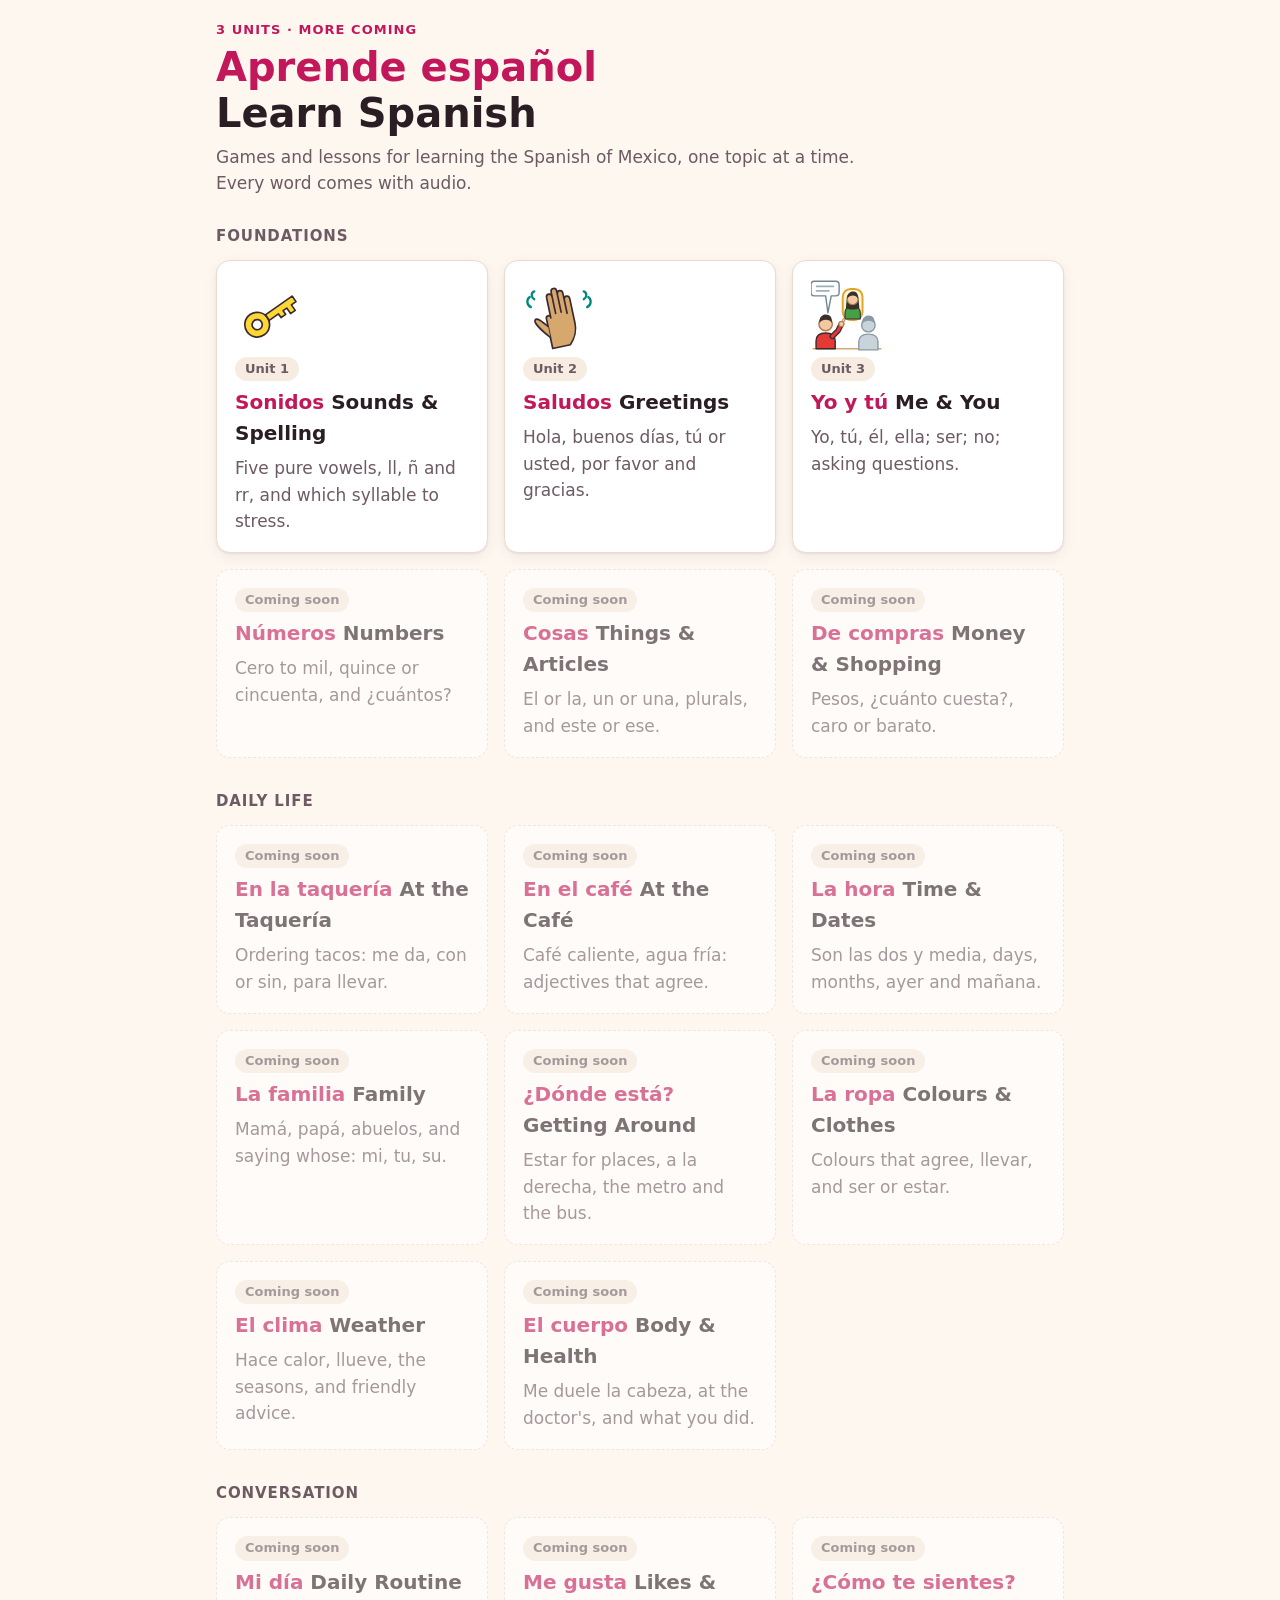
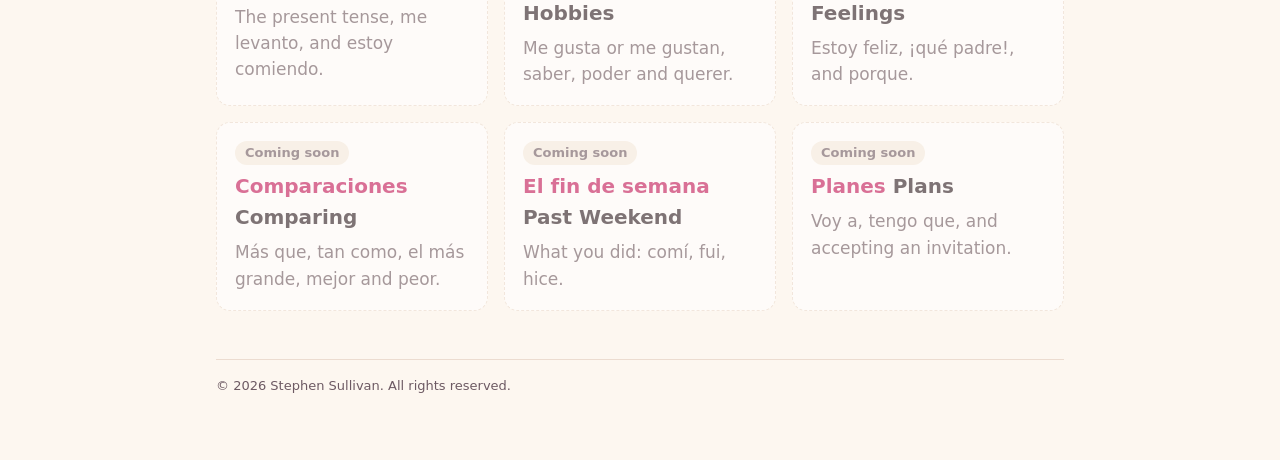
<file: index.html>
<!doctype html>
<html lang="en">
<head>
<meta charset="utf-8">
<meta name="viewport" content="width=device-width, initial-scale=1">
<link rel="icon" href="favicon.svg" type="image/svg+xml">
<title>Learn Spanish</title>
<link rel="stylesheet" href="shared/theme.css?v=bafd08d9">
</head>
<body>
<main class="page">
  <header class="page-header">
    <p class="eyebrow">3 units · more coming</p>
    <h1><span class="es" lang="es-MX">Aprende español</span>Learn Spanish</h1>
    <p class="lede">Games and lessons for learning the Spanish of Mexico, one topic at a time. Every word comes with audio.</p>
  </header>
  <h2 class="stage-head">Foundations</h2>
  <div class="card-grid">
    <a class="card" href="unit1/">
      <img src="words/img/llave.svg" alt="">
      <span class="pill">Unit 1</span>
      <h2><span class="es" lang="es-MX">Sonidos</span> Sounds &amp; Spelling</h2>
      <p>Five pure vowels, ll, ñ and rr, and which syllable to stress.</p>
    </a>
    <a class="card" href="unit2/">
      <img src="words/img/adios.svg" alt="">
      <span class="pill">Unit 2</span>
      <h2><span class="es" lang="es-MX">Saludos</span> Greetings</h2>
      <p>Hola, buenos días, tú or usted, por favor and gracias.</p>
    </a>
    <a class="card" href="unit3/">
      <img src="words/img/ella.svg" alt="">
      <span class="pill">Unit 3</span>
      <h2><span class="es" lang="es-MX">Yo y tú</span> Me &amp; You</h2>
      <p>Yo, tú, él, ella; ser; no; asking questions.</p>
    </a>
    <div class="card soon">
      <span class="pill">Coming soon</span>
      <h2><span class="es" lang="es-MX">Números</span> Numbers</h2>
      <p>Cero to mil, quince or cincuenta, and ¿cuántos?</p>
    </div>
    <div class="card soon">
      <span class="pill">Coming soon</span>
      <h2><span class="es" lang="es-MX">Cosas</span> Things &amp; Articles</h2>
      <p>El or la, un or una, plurals, and este or ese.</p>
    </div>
    <div class="card soon">
      <span class="pill">Coming soon</span>
      <h2><span class="es" lang="es-MX">De compras</span> Money &amp; Shopping</h2>
      <p>Pesos, ¿cuánto cuesta?, caro or barato.</p>
    </div>
  </div>
  <h2 class="stage-head">Daily life</h2>
  <div class="card-grid">
    <div class="card soon">
      <span class="pill">Coming soon</span>
      <h2><span class="es" lang="es-MX">En la taquería</span> At the Taquería</h2>
      <p>Ordering tacos: me da, con or sin, para llevar.</p>
    </div>
    <div class="card soon">
      <span class="pill">Coming soon</span>
      <h2><span class="es" lang="es-MX">En el café</span> At the Café</h2>
      <p>Café caliente, agua fría: adjectives that agree.</p>
    </div>
    <div class="card soon">
      <span class="pill">Coming soon</span>
      <h2><span class="es" lang="es-MX">La hora</span> Time &amp; Dates</h2>
      <p>Son las dos y media, days, months, ayer and mañana.</p>
    </div>
    <div class="card soon">
      <span class="pill">Coming soon</span>
      <h2><span class="es" lang="es-MX">La familia</span> Family</h2>
      <p>Mamá, papá, abuelos, and saying whose: mi, tu, su.</p>
    </div>
    <div class="card soon">
      <span class="pill">Coming soon</span>
      <h2><span class="es" lang="es-MX">¿Dónde está?</span> Getting Around</h2>
      <p>Estar for places, a la derecha, the metro and the bus.</p>
    </div>
    <div class="card soon">
      <span class="pill">Coming soon</span>
      <h2><span class="es" lang="es-MX">La ropa</span> Colours &amp; Clothes</h2>
      <p>Colours that agree, llevar, and ser or estar.</p>
    </div>
    <div class="card soon">
      <span class="pill">Coming soon</span>
      <h2><span class="es" lang="es-MX">El clima</span> Weather</h2>
      <p>Hace calor, llueve, the seasons, and friendly advice.</p>
    </div>
    <div class="card soon">
      <span class="pill">Coming soon</span>
      <h2><span class="es" lang="es-MX">El cuerpo</span> Body &amp; Health</h2>
      <p>Me duele la cabeza, at the doctor's, and what you did.</p>
    </div>
  </div>
  <h2 class="stage-head">Conversation</h2>
  <div class="card-grid">
    <div class="card soon">
      <span class="pill">Coming soon</span>
      <h2><span class="es" lang="es-MX">Mi día</span> Daily Routine</h2>
      <p>The present tense, me levanto, and estoy comiendo.</p>
    </div>
    <div class="card soon">
      <span class="pill">Coming soon</span>
      <h2><span class="es" lang="es-MX">Me gusta</span> Likes &amp; Hobbies</h2>
      <p>Me gusta or me gustan, saber, poder and querer.</p>
    </div>
    <div class="card soon">
      <span class="pill">Coming soon</span>
      <h2><span class="es" lang="es-MX">¿Cómo te sientes?</span> Feelings</h2>
      <p>Estoy feliz, ¡qué padre!, and porque.</p>
    </div>
    <div class="card soon">
      <span class="pill">Coming soon</span>
      <h2><span class="es" lang="es-MX">Comparaciones</span> Comparing</h2>
      <p>Más que, tan como, el más grande, mejor and peor.</p>
    </div>
    <div class="card soon">
      <span class="pill">Coming soon</span>
      <h2><span class="es" lang="es-MX">El fin de semana</span> Past Weekend</h2>
      <p>What you did: comí, fui, hice.</p>
    </div>
    <div class="card soon">
      <span class="pill">Coming soon</span>
      <h2><span class="es" lang="es-MX">Planes</span> Plans</h2>
      <p>Voy a, tengo que, and accepting an invitation.</p>
    </div>
  </div>
</main>
</body>
</html>
</file>
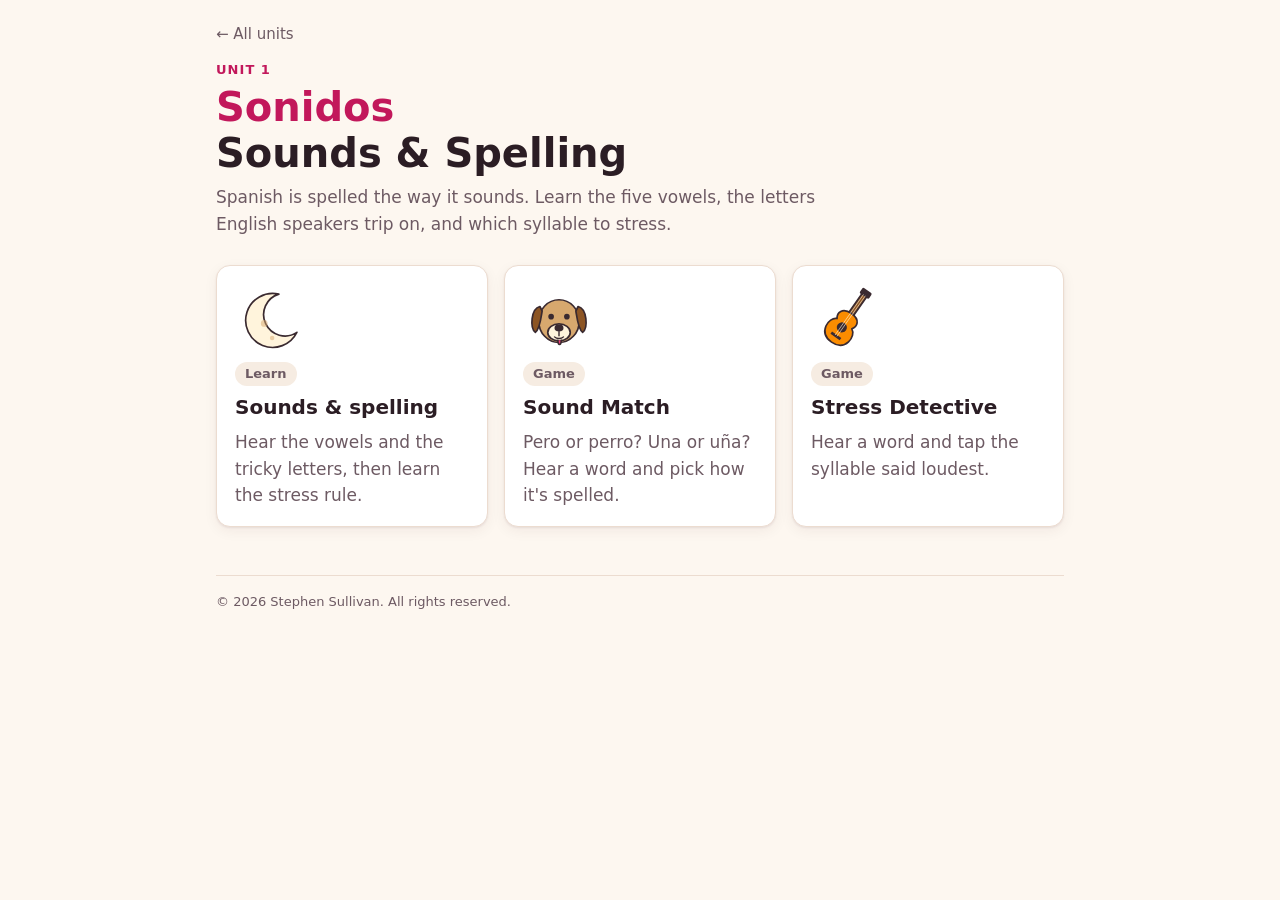
<file: unit1/index.html>
<!doctype html>
<html lang="en">
<head>
<meta charset="utf-8">
<meta name="viewport" content="width=device-width, initial-scale=1">
<link rel="icon" href="../favicon.svg" type="image/svg+xml">
<title>Unit 1 · Sounds &amp; Spelling</title>
<link rel="stylesheet" href="../shared/theme.css?v=bafd08d9">
</head>
<body>
<main class="page">
  <header class="page-header">
    <a class="back" href="../">← All units</a>
    <p class="eyebrow">Unit 1</p>
    <h1><span class="es" lang="es-MX">Sonidos</span>Sounds &amp; Spelling</h1>
    <p class="lede">Spanish is spelled the way it sounds. Learn the five vowels, the letters English speakers trip on, and which syllable to stress.</p>
  </header>
  <div class="card-grid">
    <a class="card" href="learn.html">
      <img src="../words/img/luna.svg" alt="">
      <span class="pill">Learn</span>
      <h2>Sounds &amp; spelling</h2>
      <p>Hear the vowels and the tricky letters, then learn the stress rule.</p>
    </a>
    <a class="card" href="match.html">
      <img src="../words/img/perro.svg" alt="">
      <span class="pill">Game</span>
      <h2>Sound Match</h2>
      <p>Pero or perro? Una or uña? Hear a word and pick how it's spelled.</p>
    </a>
    <a class="card" href="stress.html">
      <img src="../words/img/guitarra.svg" alt="">
      <span class="pill">Game</span>
      <h2>Stress Detective</h2>
      <p>Hear a word and tap the syllable said loudest.</p>
    </a>
  </div>
</main>
</body>
</html>
</file>
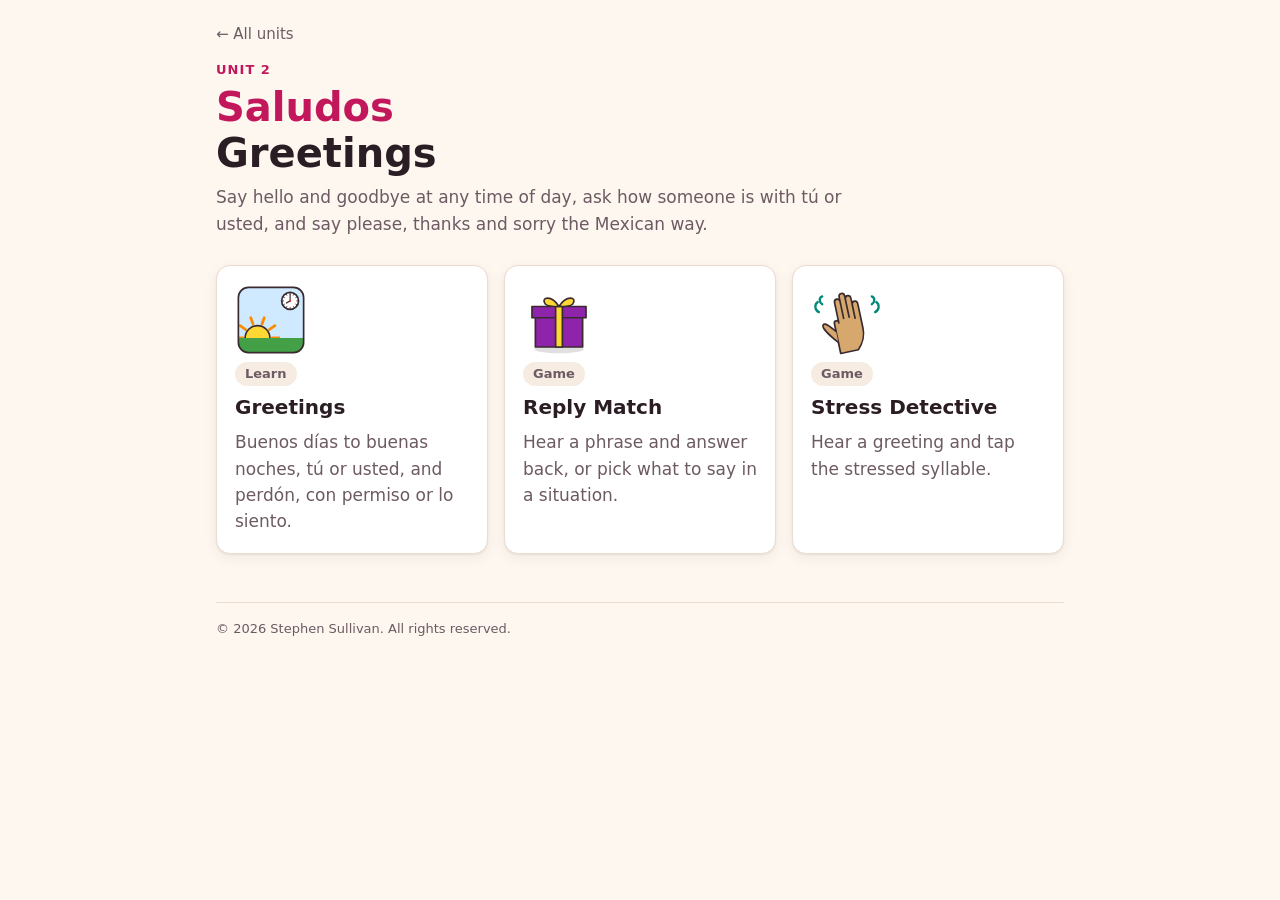
<file: unit2/index.html>
<!doctype html>
<html lang="en">
<head>
<meta charset="utf-8">
<meta name="viewport" content="width=device-width, initial-scale=1">
<link rel="icon" href="../favicon.svg" type="image/svg+xml">
<title>Unit 2 · Greetings</title>
<link rel="stylesheet" href="../shared/theme.css?v=bafd08d9">
</head>
<body>
<main class="page">
  <header class="page-header">
    <a class="back" href="../">← All units</a>
    <p class="eyebrow">Unit 2</p>
    <h1><span class="es" lang="es-MX">Saludos</span>Greetings</h1>
    <p class="lede">Say hello and goodbye at any time of day, ask how someone is with tú or usted, and say please, thanks and sorry the Mexican way.</p>
  </header>
  <div class="card-grid">
    <a class="card" href="learn.html">
      <img src="../words/img/buenos-dias.svg" alt="">
      <span class="pill">Learn</span>
      <h2>Greetings</h2>
      <p>Buenos días to buenas noches, tú or usted, and perdón, con permiso or lo siento.</p>
    </a>
    <a class="card" href="reply.html">
      <img src="../words/img/gracias.svg" alt="">
      <span class="pill">Game</span>
      <h2>Reply Match</h2>
      <p>Hear a phrase and answer back, or pick what to say in a situation.</p>
    </a>
    <a class="card" href="stress.html">
      <img src="../words/img/adios.svg" alt="">
      <span class="pill">Game</span>
      <h2>Stress Detective</h2>
      <p>Hear a greeting and tap the stressed syllable.</p>
    </a>
  </div>
</main>
</body>
</html>
</file>
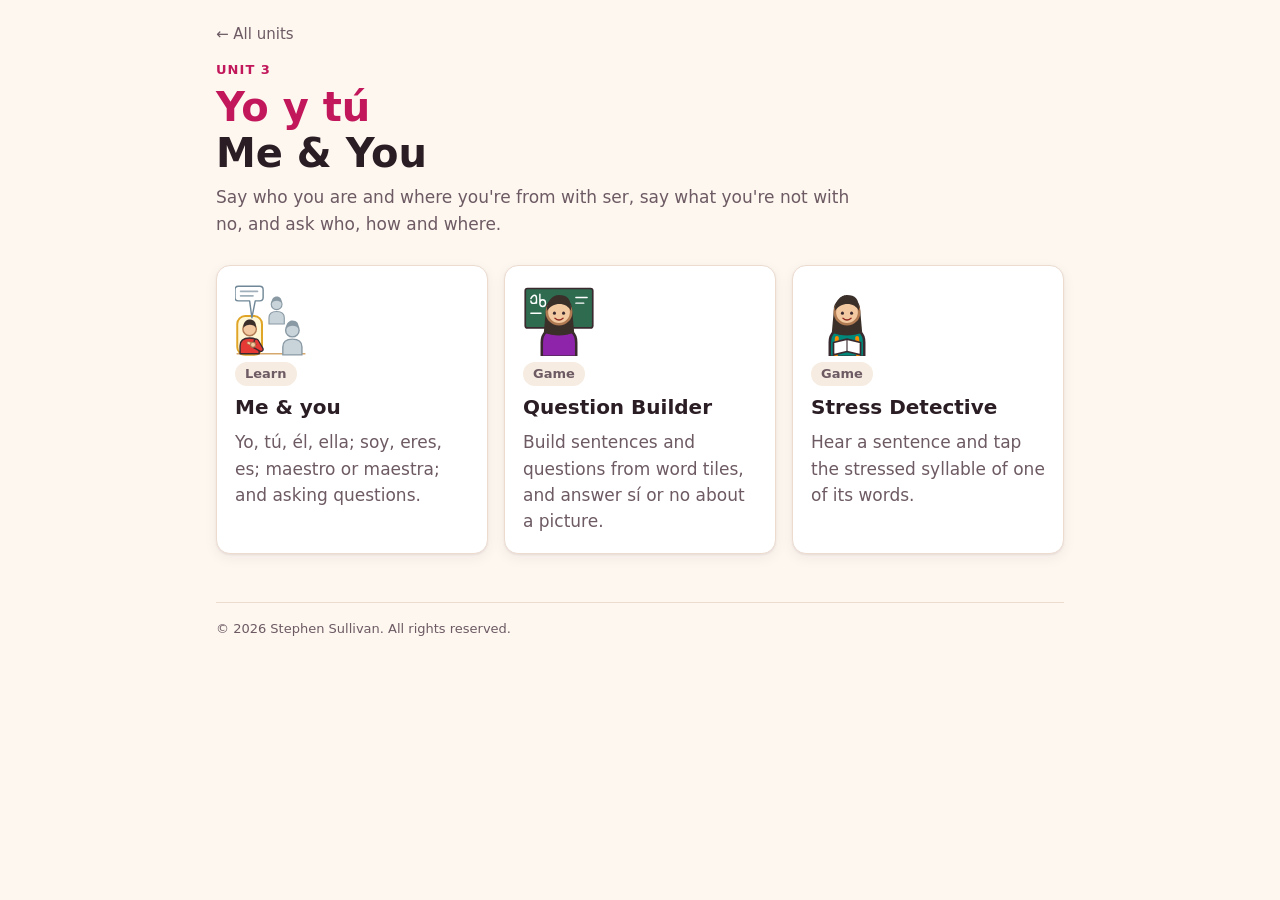
<file: unit3/index.html>
<!doctype html>
<html lang="en">
<head>
<meta charset="utf-8">
<meta name="viewport" content="width=device-width, initial-scale=1">
<link rel="icon" href="../favicon.svg" type="image/svg+xml">
<title>Unit 3 · Me &amp; You</title>
<link rel="stylesheet" href="../shared/theme.css?v=bafd08d9">
</head>
<body>
<main class="page">
  <header class="page-header">
    <a class="back" href="../">← All units</a>
    <p class="eyebrow">Unit 3</p>
    <h1><span class="es" lang="es-MX">Yo y tú</span>Me &amp; You</h1>
    <p class="lede">Say who you are and where you're from with ser, say what you're not with no, and ask who, how and where.</p>
  </header>
  <div class="card-grid">
    <a class="card" href="learn.html">
      <img src="../words/img/yo.svg" alt="">
      <span class="pill">Learn</span>
      <h2>Me &amp; you</h2>
      <p>Yo, tú, él, ella; soy, eres, es; maestro or maestra; and asking questions.</p>
    </a>
    <a class="card" href="builder.html">
      <img src="../words/img/maestra.svg" alt="">
      <span class="pill">Game</span>
      <h2>Question Builder</h2>
      <p>Build sentences and questions from word tiles, and answer sí or no about a picture.</p>
    </a>
    <a class="card" href="stress.html">
      <img src="../words/img/estudiante.svg" alt="">
      <span class="pill">Game</span>
      <h2>Stress Detective</h2>
      <p>Hear a sentence and tap the stressed syllable of one of its words.</p>
    </a>
  </div>
</main>
</body>
</html>
</file>
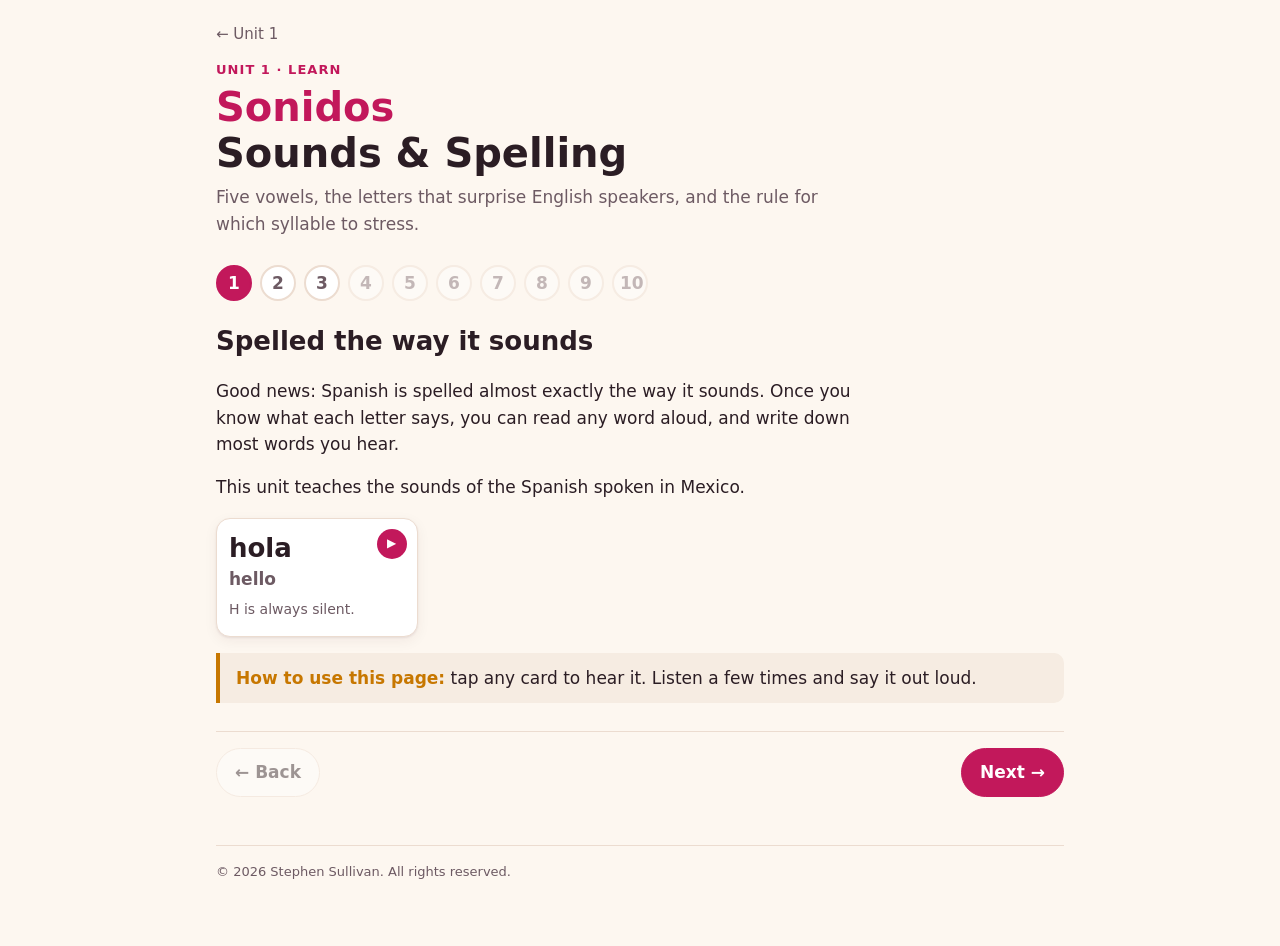
<file: unit1/learn.html>
<!doctype html>
<html lang="en">
<head>
<meta charset="utf-8">
<meta name="viewport" content="width=device-width, initial-scale=1">
<link rel="icon" href="../favicon.svg" type="image/svg+xml">
<title>Sounds &amp; Spelling · Learn</title>
<link rel="stylesheet" href="../shared/theme.css?v=bafd08d9">
<link rel="stylesheet" href="../shared/learn.css?v=5e8ed344">
</head>
<body>
<main class="page">
  <header class="page-header">
    <a class="back" href="./">← Unit 1</a>
    <p class="eyebrow">Unit 1 · Learn</p>
    <h1><span class="es" lang="es-MX">Sonidos</span>Sounds &amp; Spelling</h1>
    <p class="lede">Five vowels, the letters that surprise English speakers, and the rule for which syllable to stress.</p>
  </header>
  <div id="learn"></div>
</main>
<script src="../shared/core.js?v=ca0e05f7"></script>
<script src="../shared/audio.js?v=eb4b9a31"></script>
<script src="../shared/learn.js?v=0f71d3f3"></script>
<script src="../shared/stress.js?v=c370b85c"></script>
<!-- vocab: written by node tools/check.mjs --fix -->
<script src="../shared/spanish.js?v=a1a133ef"></script>
<script src="../shared/units.js?v=ddef226e"></script>
<script src="../words/words.js?v=528a7ac8"></script>
<script src="vocab.js?v=2fed0175"></script>
<!-- /vocab -->
<script src="lessons.js?v=98f900c0"></script>
</body>
</html>
</file>
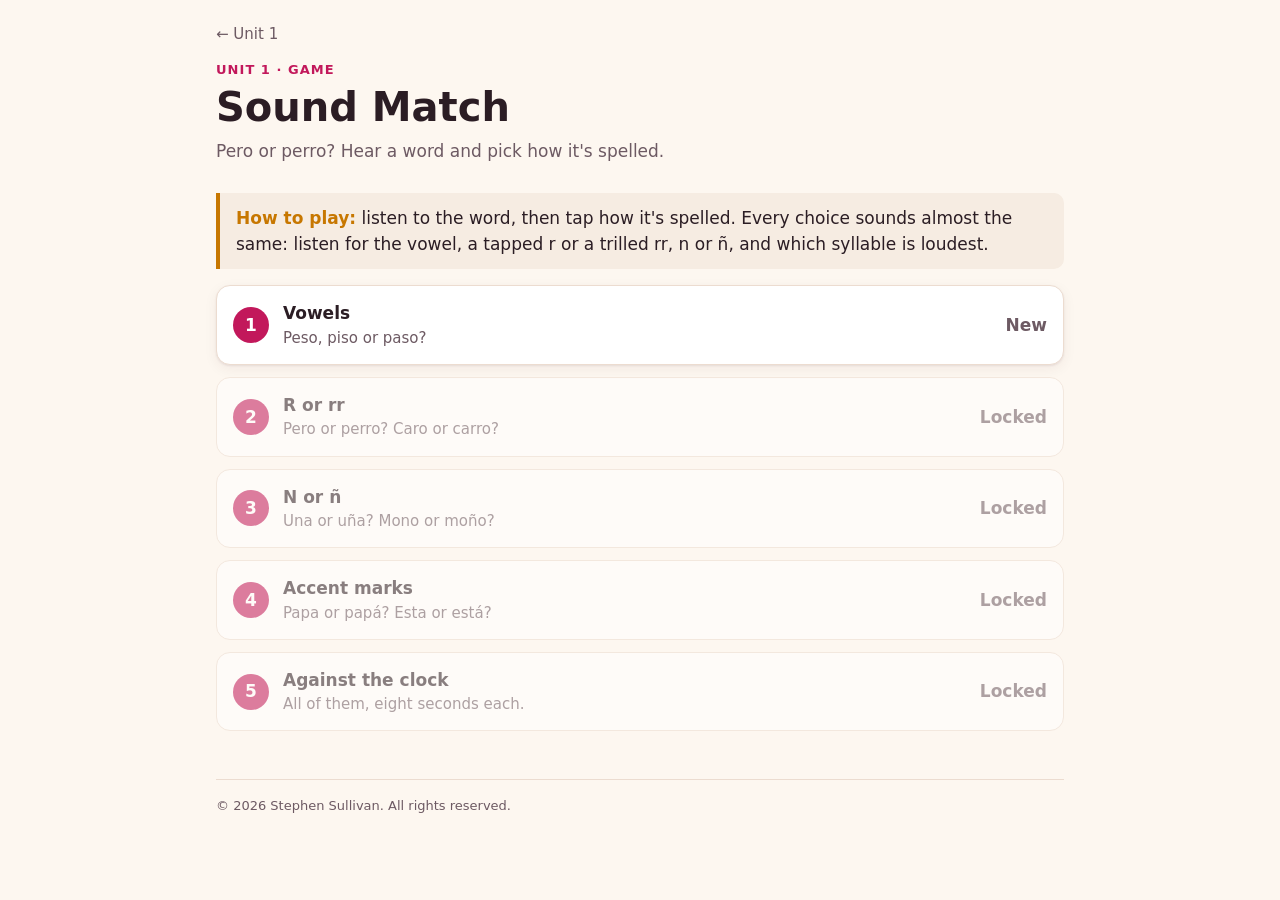
<file: unit1/match.html>
<!doctype html>
<html lang="en">
<head>
<meta charset="utf-8">
<meta name="viewport" content="width=device-width, initial-scale=1">
<link rel="icon" href="../favicon.svg" type="image/svg+xml">
<title>Sound Match · Sounds &amp; Spelling</title>
<link rel="stylesheet" href="../shared/theme.css?v=bafd08d9">
<link rel="stylesheet" href="../shared/game.css?v=03d1a317">
</head>
<body>
<main class="page">
  <header class="page-header">
    <a class="back" href="./">← Unit 1</a>
    <p class="eyebrow">Unit 1 · Game</p>
    <h1>Sound Match</h1>
    <p class="lede">Pero or perro? Hear a word and pick how it's spelled.</p>
  </header>
  <div id="game"></div>
</main>
<script src="../shared/core.js?v=ca0e05f7"></script>
<script src="../shared/audio.js?v=eb4b9a31"></script>
<script src="../shared/game.js?v=abe7126e"></script>
<!-- vocab: written by node tools/check.mjs --fix -->
<script src="../shared/spanish.js?v=a1a133ef"></script>
<script src="../shared/units.js?v=ddef226e"></script>
<script src="../words/words.js?v=528a7ac8"></script>
<script src="vocab.js?v=2fed0175"></script>
<!-- /vocab -->
<script src="match.js?v=015a8aa3"></script>
</body>
</html>
</file>
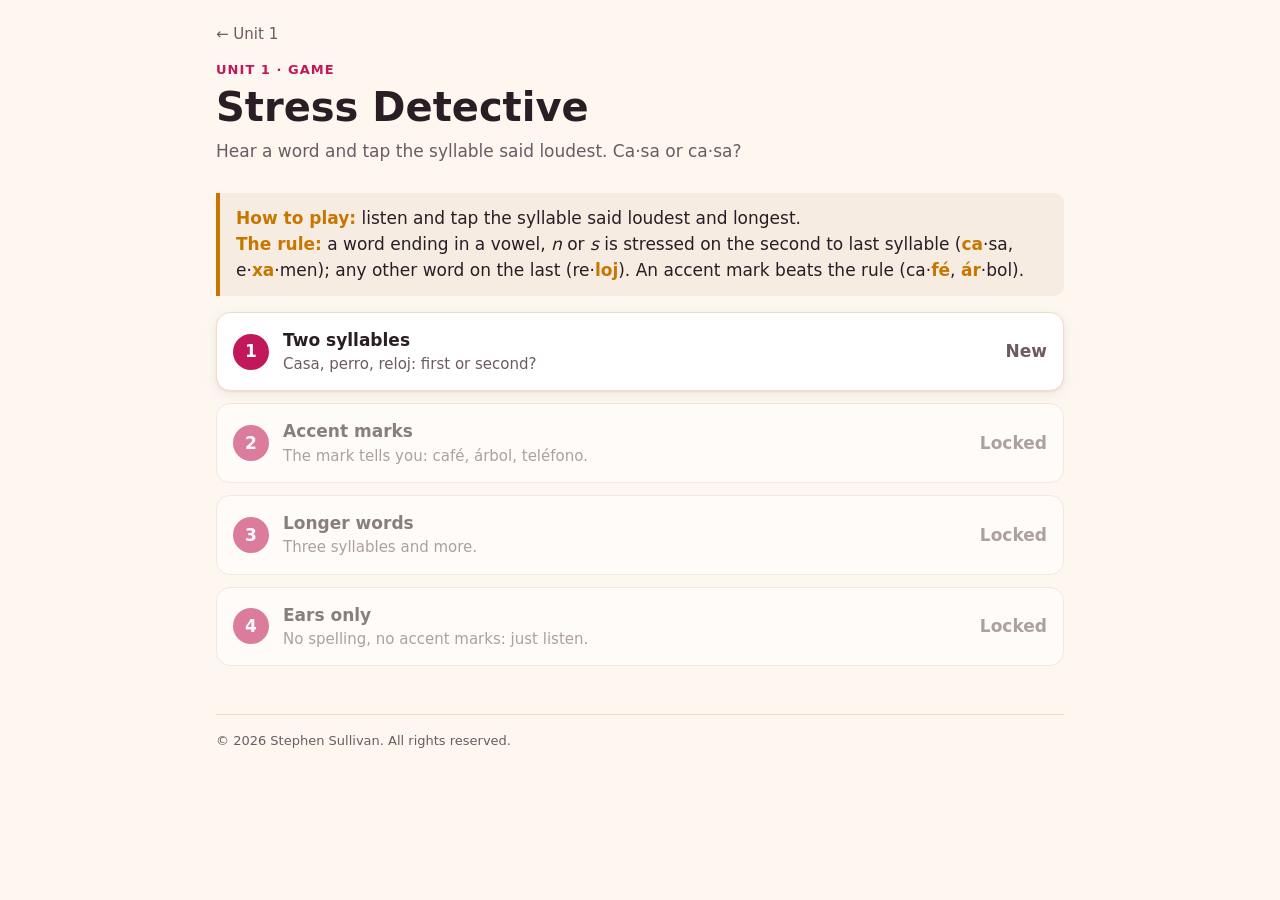
<file: unit1/stress.html>
<!doctype html>
<html lang="en">
<head>
<meta charset="utf-8">
<meta name="viewport" content="width=device-width, initial-scale=1">
<link rel="icon" href="../favicon.svg" type="image/svg+xml">
<title>Stress Detective · Sounds &amp; Spelling</title>
<link rel="stylesheet" href="../shared/theme.css?v=bafd08d9">
<link rel="stylesheet" href="../shared/game.css?v=03d1a317">
</head>
<body>
<main class="page">
  <header class="page-header">
    <a class="back" href="./">← Unit 1</a>
    <p class="eyebrow">Unit 1 · Game</p>
    <h1>Stress Detective</h1>
    <p class="lede">Hear a word and tap the syllable said loudest. Ca·sa or ca·sa?</p>
  </header>
  <div id="game"></div>
</main>
<script src="../shared/core.js?v=ca0e05f7"></script>
<script src="../shared/audio.js?v=eb4b9a31"></script>
<script src="../shared/game.js?v=abe7126e"></script>
<script src="../shared/stress.js?v=c370b85c"></script>
<!-- vocab: written by node tools/check.mjs --fix -->
<script src="../shared/spanish.js?v=a1a133ef"></script>
<script src="../shared/units.js?v=ddef226e"></script>
<script src="../words/words.js?v=528a7ac8"></script>
<script src="vocab.js?v=2fed0175"></script>
<!-- /vocab -->
<script>
  const V = window.VOCAB;
  const questions = Stress.questionsIn(Core.entries(V));
  const hasAccentMark = question => /[áéíóú]/.test(question.word);
  Stress.init({
    root: document.getElementById('game'),
    key: 'u1-stress',
    levels: [
      { id: 'two', name: 'Two syllables', blurb: 'Casa, perro, reloj: first or second?', pool: questions.filter(question => question.syllables === 2) },
      { id: 'marks', name: 'Accent marks', blurb: 'The mark tells you: café, árbol, teléfono.', pool: questions.filter(hasAccentMark) },
      { id: 'long', name: 'Longer words', blurb: 'Three syllables and more.', pool: questions.filter(question => question.syllables >= 3) },
      { id: 'ears', name: 'Ears only', blurb: 'No spelling, no accent marks: just listen.', pool: questions.filter(question => Spanish.isOneWord(question.entry.spanish)), showWord: false, rounds: 10 },
    ],
  });
</script>
</body>
</html>
</file>
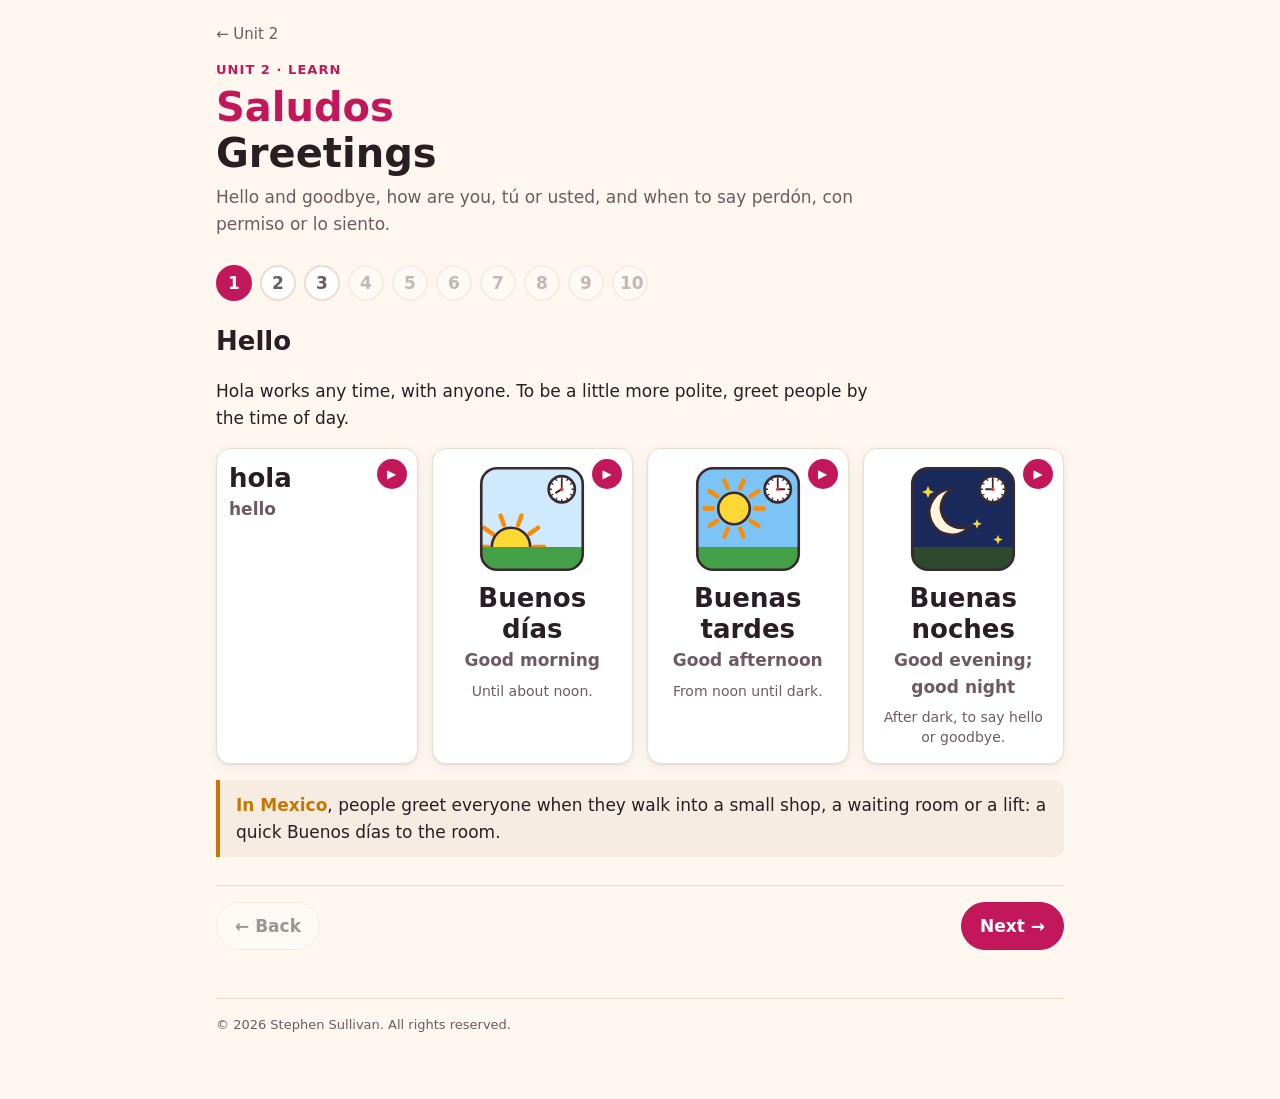
<file: unit2/learn.html>
<!doctype html>
<html lang="en">
<head>
<meta charset="utf-8">
<meta name="viewport" content="width=device-width, initial-scale=1">
<link rel="icon" href="../favicon.svg" type="image/svg+xml">
<title>Greetings · Learn</title>
<link rel="stylesheet" href="../shared/theme.css?v=bafd08d9">
<link rel="stylesheet" href="../shared/learn.css?v=5e8ed344">
</head>
<body>
<main class="page">
  <header class="page-header">
    <a class="back" href="./">← Unit 2</a>
    <p class="eyebrow">Unit 2 · Learn</p>
    <h1><span class="es" lang="es-MX">Saludos</span>Greetings</h1>
    <p class="lede">Hello and goodbye, how are you, tú or usted, and when to say perdón, con permiso or lo siento.</p>
  </header>
  <div id="learn"></div>
</main>
<script src="../shared/core.js?v=ca0e05f7"></script>
<script src="../shared/audio.js?v=eb4b9a31"></script>
<script src="../shared/learn.js?v=0f71d3f3"></script>
<!-- vocab: written by node tools/check.mjs --fix -->
<script src="../shared/spanish.js?v=a1a133ef"></script>
<script src="../shared/units.js?v=ddef226e"></script>
<script src="../words/words.js?v=528a7ac8"></script>
<script src="vocab.js?v=e93c08b4"></script>
<!-- /vocab -->
<script src="lessons.js?v=6e0a015b"></script>
</body>
</html>
</file>
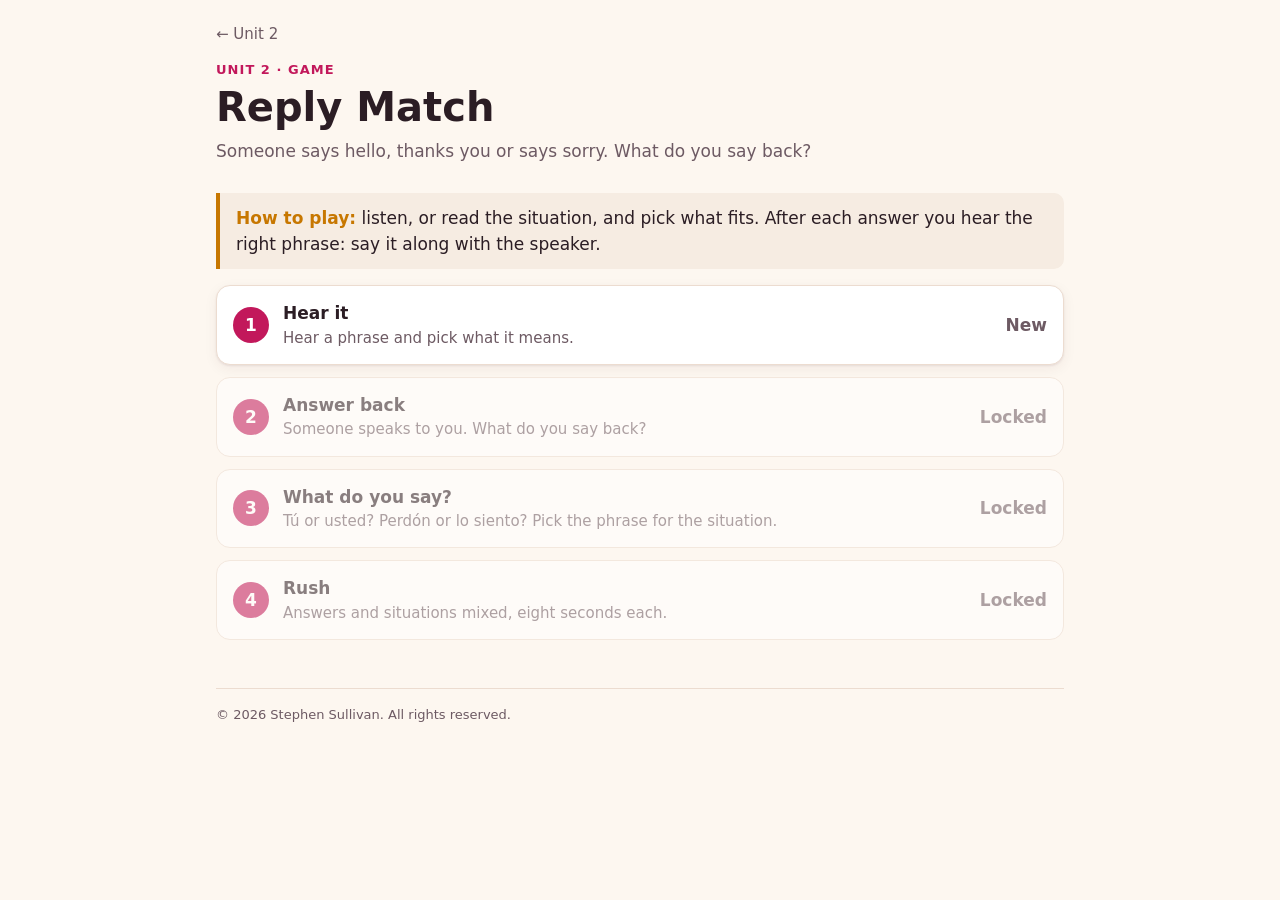
<file: unit2/reply.html>
<!doctype html>
<html lang="en">
<head>
<meta charset="utf-8">
<meta name="viewport" content="width=device-width, initial-scale=1">
<link rel="icon" href="../favicon.svg" type="image/svg+xml">
<title>Reply Match · Greetings</title>
<link rel="stylesheet" href="../shared/theme.css?v=bafd08d9">
<link rel="stylesheet" href="../shared/game.css?v=03d1a317">
</head>
<body>
<main class="page">
  <header class="page-header">
    <a class="back" href="./">← Unit 2</a>
    <p class="eyebrow">Unit 2 · Game</p>
    <h1>Reply Match</h1>
    <p class="lede">Someone says hello, thanks you or says sorry. What do you say back?</p>
  </header>
  <div id="game"></div>
</main>
<script src="../shared/core.js?v=ca0e05f7"></script>
<script src="../shared/audio.js?v=eb4b9a31"></script>
<script src="../shared/game.js?v=abe7126e"></script>
<script src="../shared/reply.js?v=1e212201"></script>
<!-- vocab: written by node tools/check.mjs --fix -->
<script src="../shared/spanish.js?v=a1a133ef"></script>
<script src="../shared/units.js?v=ddef226e"></script>
<script src="../words/words.js?v=528a7ac8"></script>
<script src="vocab.js?v=e93c08b4"></script>
<!-- /vocab -->
<script>
  const V = window.VOCAB;
  const everyEntry = Core.entries(V);
  Reply.init({
    root: document.getElementById('game'),
    key: 'u2-reply',
    vocab: V,
    levels: [
      { id: 'meaning', name: 'Hear it', blurb: 'Hear a phrase and pick what it means.', modes: ['meaning'], pool: everyEntry },
      { id: 'reply', name: 'Answer back', blurb: 'Someone speaks to you. What do you say back?', modes: ['reply'], pool: everyEntry.filter(entry => entry.reply) },
      { id: 'when', name: 'What do you say?', blurb: 'Tú or usted? Perdón or lo siento? Pick the phrase for the situation.', modes: ['when'], pool: everyEntry.filter(entry => entry.when) },
      { id: 'rush', name: 'Rush', blurb: 'Answers and situations mixed, eight seconds each.', modes: ['reply', 'when'], pool: everyEntry.filter(entry => entry.reply || entry.when), time: 8 },
    ],
  });
</script>
</body>
</html>
</file>
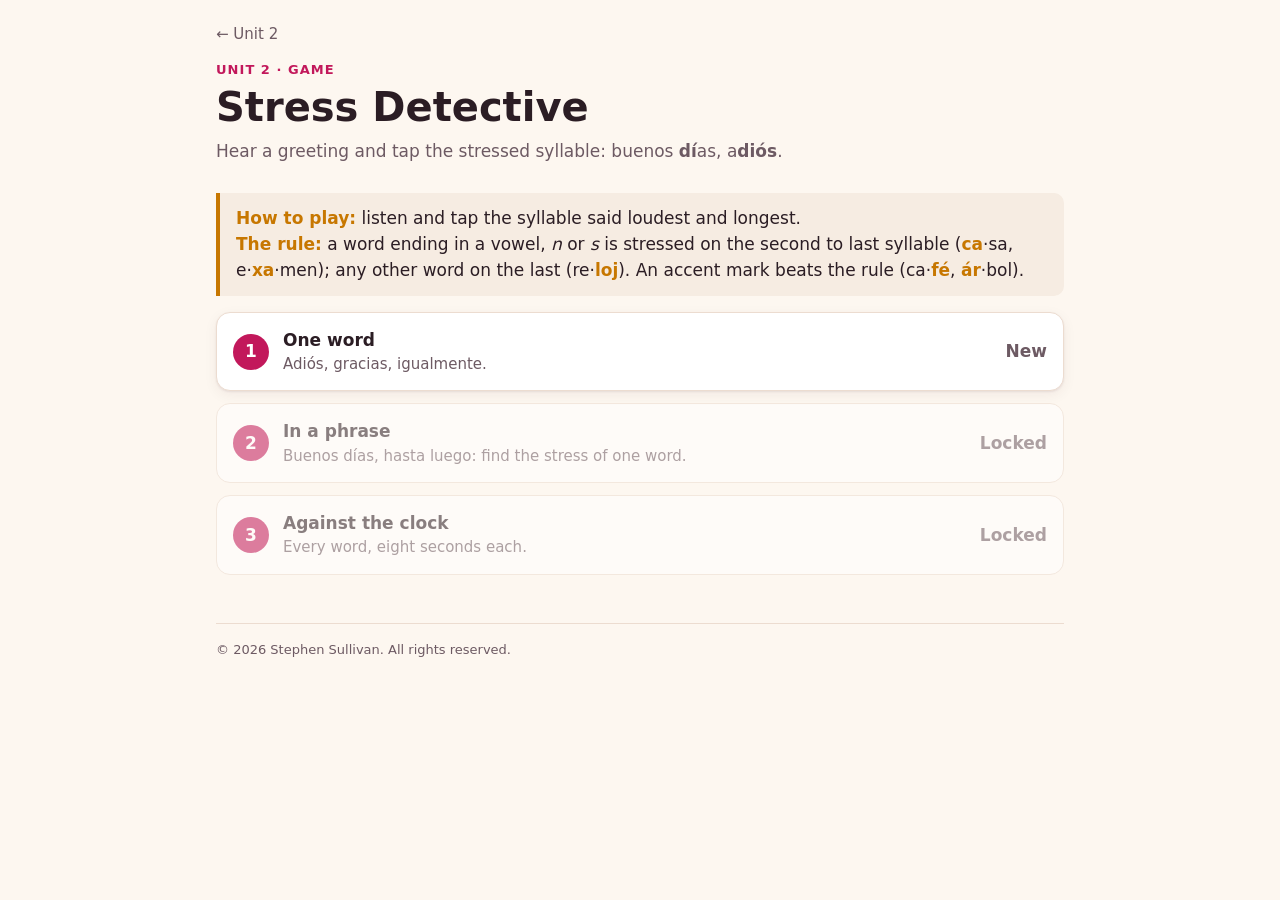
<file: unit2/stress.html>
<!doctype html>
<html lang="en">
<head>
<meta charset="utf-8">
<meta name="viewport" content="width=device-width, initial-scale=1">
<link rel="icon" href="../favicon.svg" type="image/svg+xml">
<title>Stress Detective · Greetings</title>
<link rel="stylesheet" href="../shared/theme.css?v=bafd08d9">
<link rel="stylesheet" href="../shared/game.css?v=03d1a317">
</head>
<body>
<main class="page">
  <header class="page-header">
    <a class="back" href="./">← Unit 2</a>
    <p class="eyebrow">Unit 2 · Game</p>
    <h1>Stress Detective</h1>
    <p class="lede">Hear a greeting and tap the stressed syllable: buenos <strong>dí</strong>as, a<strong>diós</strong>.</p>
  </header>
  <div id="game"></div>
</main>
<script src="../shared/core.js?v=ca0e05f7"></script>
<script src="../shared/audio.js?v=eb4b9a31"></script>
<script src="../shared/game.js?v=abe7126e"></script>
<script src="../shared/stress.js?v=c370b85c"></script>
<!-- vocab: written by node tools/check.mjs --fix -->
<script src="../shared/spanish.js?v=a1a133ef"></script>
<script src="../shared/units.js?v=ddef226e"></script>
<script src="../words/words.js?v=528a7ac8"></script>
<script src="vocab.js?v=e93c08b4"></script>
<!-- /vocab -->
<script>
  const V = window.VOCAB;
  const questions = Stress.questionsIn(Core.entries(V));
  const isOneWord = question => Spanish.isOneWord(question.entry.spanish);
  Stress.init({
    root: document.getElementById('game'),
    key: 'u2-stress',
    levels: [
      { id: 'words', name: 'One word', blurb: 'Adiós, gracias, igualmente.', pool: questions.filter(isOneWord) },
      { id: 'phrases', name: 'In a phrase', blurb: 'Buenos días, hasta luego: find the stress of one word.', pool: questions.filter(question => !isOneWord(question)) },
      { id: 'all', name: 'Against the clock', blurb: 'Every word, eight seconds each.', pool: questions, rounds: 12, time: 8 },
    ],
  });
</script>
</body>
</html>
</file>
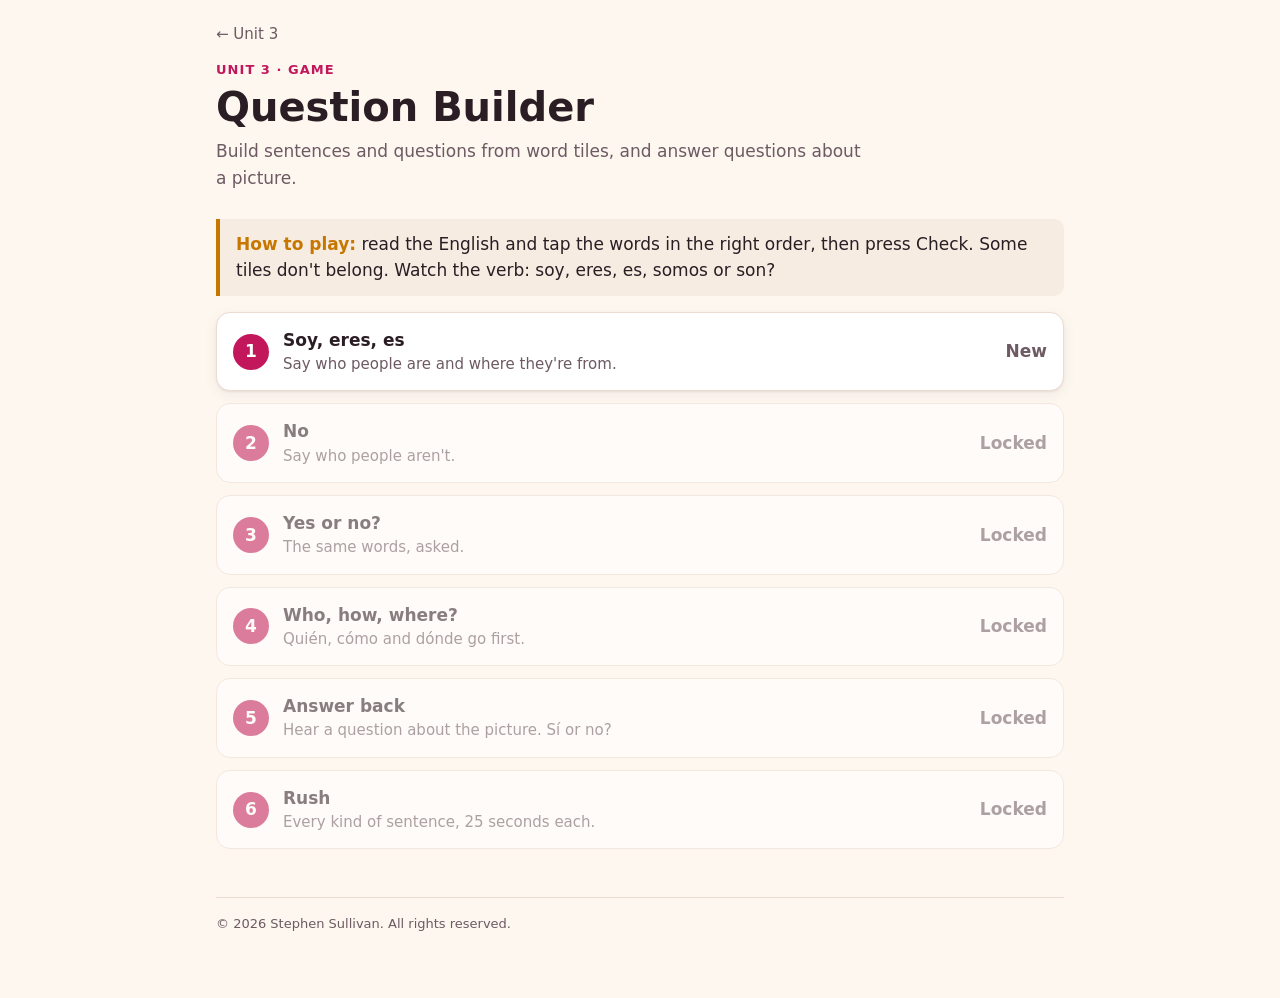
<file: unit3/builder.html>
<!doctype html>
<html lang="en">
<head>
<meta charset="utf-8">
<meta name="viewport" content="width=device-width, initial-scale=1">
<link rel="icon" href="../favicon.svg" type="image/svg+xml">
<title>Question Builder · Me &amp; You</title>
<link rel="stylesheet" href="../shared/theme.css?v=bafd08d9">
<link rel="stylesheet" href="../shared/game.css?v=03d1a317">
</head>
<body>
<main class="page">
  <header class="page-header">
    <a class="back" href="./">← Unit 3</a>
    <p class="eyebrow">Unit 3 · Game</p>
    <h1>Question Builder</h1>
    <p class="lede">Build sentences and questions from word tiles, and answer questions about a picture.</p>
  </header>
  <div id="game"></div>
</main>
<script src="../shared/core.js?v=ca0e05f7"></script>
<script src="../shared/audio.js?v=eb4b9a31"></script>
<script src="../shared/game.js?v=abe7126e"></script>
<script src="../shared/tiles.js?v=863eb4d9"></script>
<!-- vocab: written by node tools/check.mjs --fix -->
<script src="../shared/spanish.js?v=a1a133ef"></script>
<script src="../shared/units.js?v=ddef226e"></script>
<script src="../words/words.js?v=528a7ac8"></script>
<script src="vocab.js?v=33e28567"></script>
<!-- /vocab -->
<script src="builder.js?v=8e1b2604"></script>
</body>
</html>
</file>
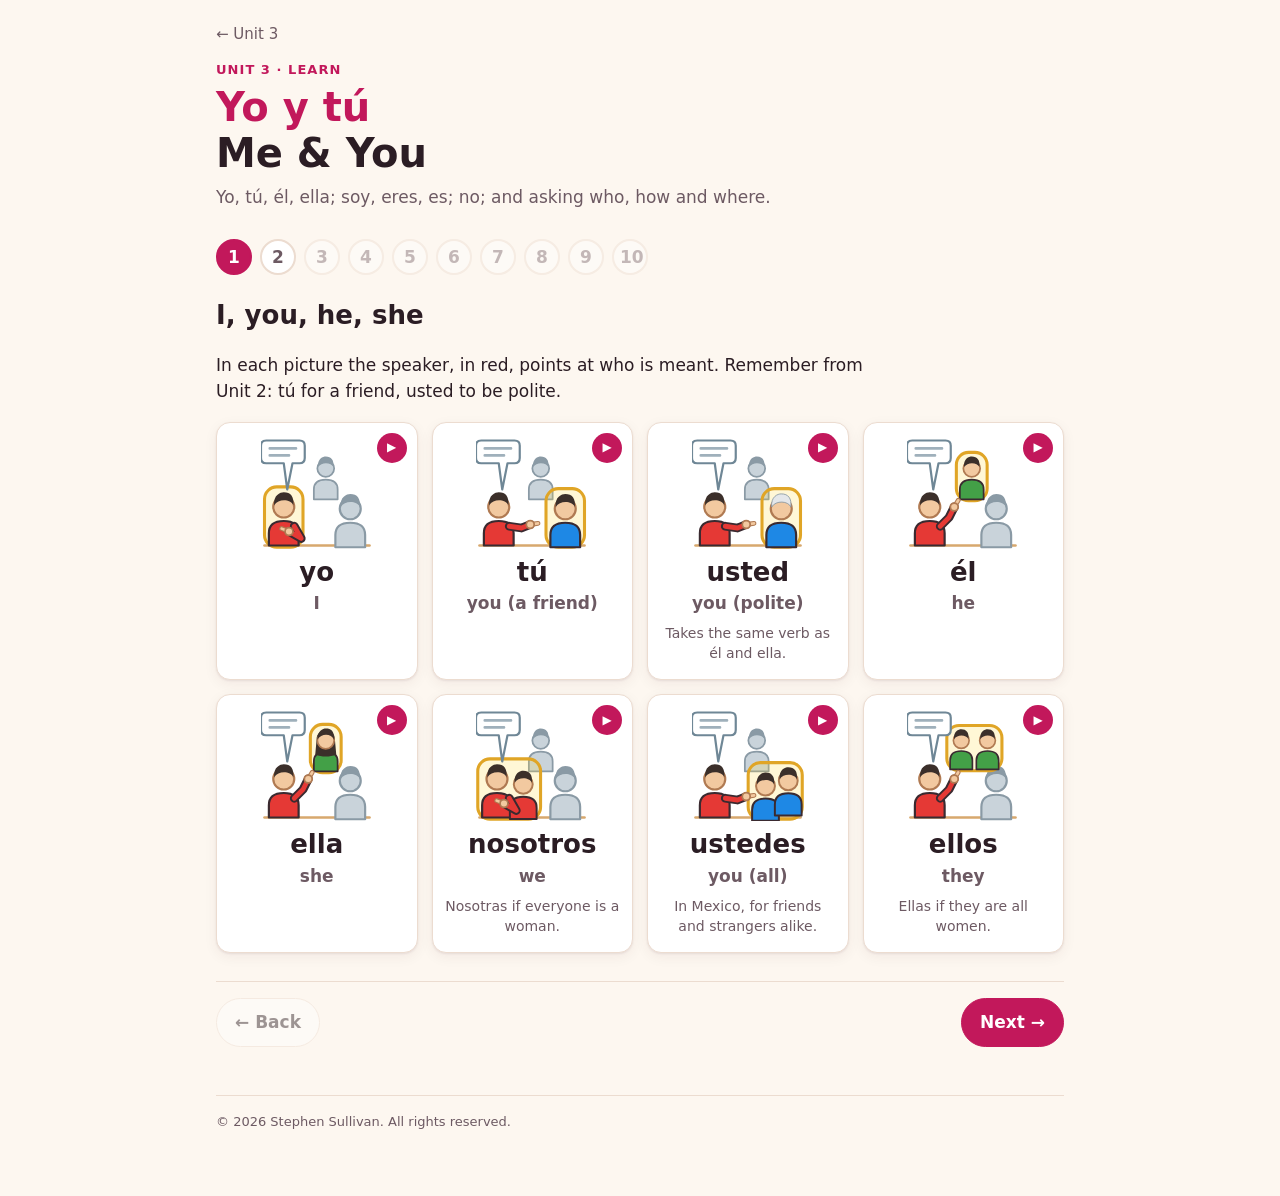
<file: unit3/learn.html>
<!doctype html>
<html lang="en">
<head>
<meta charset="utf-8">
<meta name="viewport" content="width=device-width, initial-scale=1">
<link rel="icon" href="../favicon.svg" type="image/svg+xml">
<title>Me &amp; You · Learn</title>
<link rel="stylesheet" href="../shared/theme.css?v=bafd08d9">
<link rel="stylesheet" href="../shared/learn.css?v=5e8ed344">
</head>
<body>
<main class="page">
  <header class="page-header">
    <a class="back" href="./">← Unit 3</a>
    <p class="eyebrow">Unit 3 · Learn</p>
    <h1><span class="es" lang="es-MX">Yo y tú</span>Me &amp; You</h1>
    <p class="lede">Yo, tú, él, ella; soy, eres, es; no; and asking who, how and where.</p>
  </header>
  <div id="learn"></div>
</main>
<script src="../shared/core.js?v=ca0e05f7"></script>
<script src="../shared/audio.js?v=eb4b9a31"></script>
<script src="../shared/learn.js?v=0f71d3f3"></script>
<!-- vocab: written by node tools/check.mjs --fix -->
<script src="../shared/spanish.js?v=a1a133ef"></script>
<script src="../shared/units.js?v=ddef226e"></script>
<script src="../words/words.js?v=528a7ac8"></script>
<script src="vocab.js?v=33e28567"></script>
<!-- /vocab -->
<script src="lessons.js?v=f40aeacc"></script>
</body>
</html>
</file>
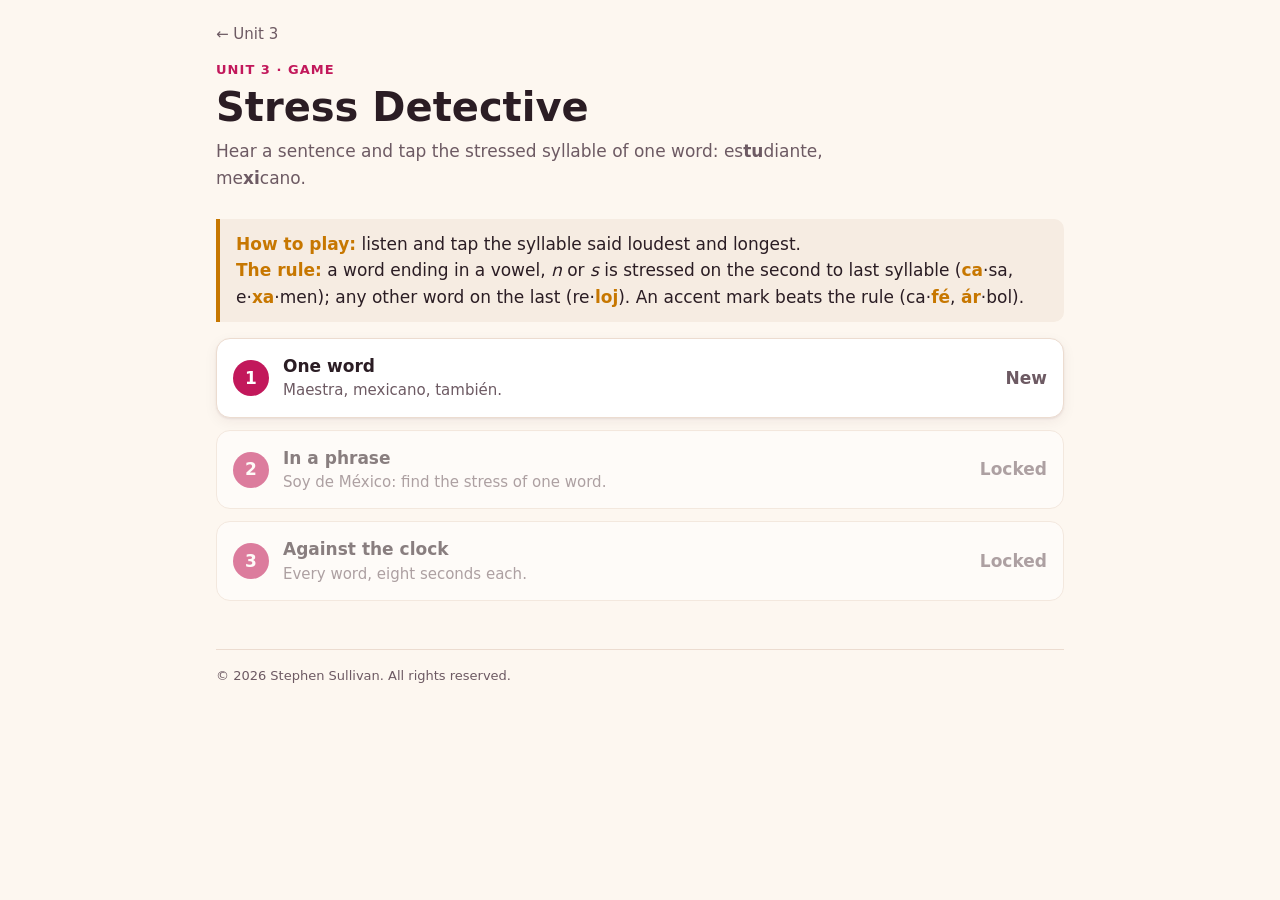
<file: unit3/stress.html>
<!doctype html>
<html lang="en">
<head>
<meta charset="utf-8">
<meta name="viewport" content="width=device-width, initial-scale=1">
<link rel="icon" href="../favicon.svg" type="image/svg+xml">
<title>Stress Detective · Me &amp; You</title>
<link rel="stylesheet" href="../shared/theme.css?v=bafd08d9">
<link rel="stylesheet" href="../shared/game.css?v=03d1a317">
</head>
<body>
<main class="page">
  <header class="page-header">
    <a class="back" href="./">← Unit 3</a>
    <p class="eyebrow">Unit 3 · Game</p>
    <h1>Stress Detective</h1>
    <p class="lede">Hear a sentence and tap the stressed syllable of one word: es<strong>tu</strong>diante, me<strong>xi</strong>cano.</p>
  </header>
  <div id="game"></div>
</main>
<script src="../shared/core.js?v=ca0e05f7"></script>
<script src="../shared/audio.js?v=eb4b9a31"></script>
<script src="../shared/game.js?v=abe7126e"></script>
<script src="../shared/stress.js?v=c370b85c"></script>
<!-- vocab: written by node tools/check.mjs --fix -->
<script src="../shared/spanish.js?v=a1a133ef"></script>
<script src="../shared/units.js?v=ddef226e"></script>
<script src="../words/words.js?v=528a7ac8"></script>
<script src="vocab.js?v=33e28567"></script>
<!-- /vocab -->
<script>
  const V = window.VOCAB;
  const questions = Stress.questionsIn(Core.entries(V));
  const isOneWord = question => Spanish.isOneWord(question.entry.spanish);
  Stress.init({
    root: document.getElementById('game'),
    key: 'u3-stress',
    levels: [
      { id: 'words', name: 'One word', blurb: 'Maestra, mexicano, también.', pool: questions.filter(isOneWord) },
      { id: 'phrases', name: 'In a phrase', blurb: 'Soy de México: find the stress of one word.', pool: questions.filter(question => !isOneWord(question)) },
      { id: 'all', name: 'Against the clock', blurb: 'Every word, eight seconds each.', pool: questions, rounds: 12, time: 8 },
    ],
  });
</script>
</body>
</html>
</file>
<file: shared/theme.css>
/*
 * theme.css — look and feel shared by every page.
 *
 * Tokens:   --bg --surface --surface-2 --ink --ink-soft --line
 *           --accent (rosa mexicano) --accent-ink --gold (marigold)
 *           --teal --good --bad. Light by default; dark follows
 *           prefers-color-scheme.
 * Layout:   .page (centered column, 16px gutter), ending in the
 *           copyright line (.page::after; see LICENSE)
 * Header:   .page-header > a.back, .eyebrow, h1 (an optional span.es before
 *           the English title), p.lede
 * Pills:    .pill (small rounded label)
 * Buttons:  .btn, .btn.primary, .btn.small, .btn:disabled
 * Cards:    .card-grid > a.card; div.card.soon for "Coming soon"
 *           h2.stage-head heads a group of card grids
 * Feedback: .feedback.good / .feedback.bad; .tip (callout box)
 * Answers:  .pic-grid > button.pic-btn (Core.picButton): .picked .right .wrong
 *           [data-label] none / spanish: the .pic-label under the picture
 *           is hidden or shown (red is only for .wrong: hover is a neutral
 *           border, mouse only, so a button under a finger after a tap
 *           never looks marked)
 *           .choice-grid > button.choice (text answers), same states
 * Text:     .es is Spanish (Core.es)
 */

:root {
  --bg: #fdf7f0;
  --surface: #ffffff;
  --surface-2: #f6ece2;
  --ink: #2b1d24;
  --ink-soft: #6d5a63;
  --line: #ecdcd0;
  --accent: #c2185b;
  --accent-ink: #ffffff;
  --gold: #c77700;
  --teal: #00796b;
  --good: #2e7d32;
  --bad: #c62828;
  --radius: 14px;
  --shadow: 0 1px 2px rgb(60 20 40 / 0.08), 0 4px 14px rgb(60 20 40 / 0.06);
  --font: system-ui, -apple-system, "Segoe UI", Roboto, sans-serif;
  color-scheme: light;
}

@media (prefers-color-scheme: dark) {
  :root:not([data-theme="light"]) {
    --bg: #1a1316;
    --surface: #251b20;
    --surface-2: #31242a;
    --ink: #f5eae4;
    --ink-soft: #bba8b0;
    --line: #3e2f36;
    --accent: #f06292;
    --accent-ink: #1a1316;
    --gold: #ffb74d;
    --teal: #4db6ac;
    --good: #81c784;
    --bad: #ef7b7b;
    --shadow: 0 1px 2px rgb(0 0 0 / 0.3), 0 4px 14px rgb(0 0 0 / 0.25);
    color-scheme: dark;
  }
}

*, *::before, *::after { box-sizing: border-box; }

html { -webkit-text-size-adjust: 100%; }

body {
  margin: 0;
  background: var(--bg);
  color: var(--ink);
  font: 17px/1.55 var(--font);
}

a { color: var(--accent); }

.page {
  max-width: 880px;
  margin: 0 auto;
  padding: 20px 16px 64px;
}
.page::after {
  content: "© 2026 Stephen Sullivan. All rights reserved.";
  display: block;
  margin-top: 48px;
  padding-top: 16px;
  border-top: 1px solid var(--line);
  color: var(--ink-soft);
  font-size: 13px;
}

/* Header */
.page-header { margin-bottom: 28px; }
.page-header .back {
  display: inline-block;
  margin-bottom: 14px;
  color: var(--ink-soft);
  text-decoration: none;
  font-size: 15px;
}
.page-header .back:hover { color: var(--accent); }
.eyebrow {
  margin: 0 0 4px;
  color: var(--accent);
  font-size: 13px;
  font-weight: 700;
  letter-spacing: 0.08em;
  text-transform: uppercase;
}
.page-header h1 {
  margin: 0;
  font-size: clamp(28px, 6vw, 40px);
  line-height: 1.15;
}
.page-header h1 .es { display: block; color: var(--accent); }
.lede { margin: 8px 0 0; color: var(--ink-soft); max-width: 60ch; }

/* Pills */
.pill {
  display: inline-block;
  width: fit-content;
  padding: 2px 10px;
  border-radius: 999px;
  background: var(--surface-2);
  color: var(--ink-soft);
  font-size: 13px;
  font-weight: 600;
}

/* Buttons. [hidden] must win over their display: inline-flex. */
[hidden] { display: none !important; }
.btn {
  appearance: none;
  display: inline-flex;
  align-items: center;
  gap: 6px;
  padding: 10px 18px;
  border: 1px solid var(--line);
  border-radius: 999px;
  background: var(--surface);
  color: var(--ink);
  font: inherit;
  font-weight: 600;
  cursor: pointer;
  text-decoration: none;
}
.btn:hover { border-color: var(--accent); }
.btn.primary { background: var(--accent); border-color: var(--accent); color: var(--accent-ink); }
.btn.small { padding: 6px 12px; font-size: 14px; }
.btn:disabled { opacity: 0.45; cursor: not-allowed; border-color: var(--line); }
.btn:focus-visible, .card:focus-visible { outline: 3px solid var(--gold); outline-offset: 2px; }

/* Cards */
.card-grid {
  display: grid;
  grid-template-columns: repeat(auto-fill, minmax(240px, 1fr));
  gap: 16px;
}
.card {
  display: flex;
  flex-direction: column;
  gap: 6px;
  padding: 18px;
  border: 1px solid var(--line);
  border-radius: var(--radius);
  background: var(--surface);
  box-shadow: var(--shadow);
  color: inherit;
  text-decoration: none;
}
a.card:hover { border-color: var(--accent); }
.card h2, .card h3 { margin: 0; font-size: 20px; }
.card h2 .es { color: var(--accent); }
.card p { margin: 0; color: var(--ink-soft); }
.card img { width: 72px; height: 72px; }
.card.soon { opacity: 0.6; box-shadow: none; border-style: dashed; }
.stage-head { margin: 32px 0 12px; font-size: 15px; color: var(--ink-soft); text-transform: uppercase; letter-spacing: 0.06em; }
.page-header + .stage-head { margin-top: 0; }

/* Feedback */
.feedback {
  margin: 12px 0 0;
  padding: 10px 14px;
  border-radius: 10px;
  border: 1px solid var(--line);
  background: var(--surface-2);
}
.feedback.good { border-color: var(--good); color: var(--good); }
.feedback.bad { border-color: var(--bad); color: var(--bad); }

.tip {
  margin: 16px 0;
  padding: 12px 16px;
  border-left: 4px solid var(--gold);
  border-radius: 0 10px 10px 0;
  background: var(--surface-2);
}
.tip strong { color: var(--gold); }

/* Answer buttons */
.pic-grid, .choice-grid {
  display: grid;
  grid-template-columns: repeat(4, minmax(0, 1fr));
  gap: 12px;
  max-width: 640px;
}
.choice-grid { grid-template-columns: repeat(2, minmax(0, 1fr)); }
@media (max-width: 560px) {
  .pic-grid { grid-template-columns: repeat(2, minmax(0, 1fr)); }
}
.pic-btn, .choice {
  border: 2px solid var(--line);
  border-radius: var(--radius);
  background: var(--surface);
  color: inherit;
  font: inherit;
  cursor: pointer;
}
.pic-btn { aspect-ratio: 1; padding: 8px; }
.pic-btn img { width: 100%; height: 100%; }
.pic-btn .pic-label { display: none; }
.pic-btn[data-label="spanish"] { aspect-ratio: auto; display: flex; flex-direction: column; align-items: center; gap: 4px; }
.pic-btn[data-label="spanish"] img { height: auto; aspect-ratio: 1; }
.pic-btn[data-label="spanish"] .pic-label { display: block; font-size: 20px; font-weight: 700; line-height: 1.25; }
.choice { padding: 14px 16px; font-size: 22px; font-weight: 700; text-align: center; }
@media (hover: hover) and (pointer: fine) { :is(.pic-btn, .choice):hover:not(:disabled, .picked, .right, .wrong) { border-color: var(--ink-soft); } }
:is(.pic-btn, .choice):disabled { cursor: default; }
:is(.pic-btn, .choice):focus-visible { outline: 3px solid var(--gold); outline-offset: 2px; }
:is(.pic-btn, .choice).picked { border-color: var(--gold); background: color-mix(in srgb, var(--gold) 16%, var(--surface)); }
:is(.pic-btn, .choice).right { border-color: var(--good); background: color-mix(in srgb, var(--good) 14%, var(--surface)); }
:is(.pic-btn, .choice).wrong { border-color: var(--bad); background: color-mix(in srgb, var(--bad) 14%, var(--surface)); }
</file>
<file: shared/learn.css>
/*
 * learn.css — styles for learn pages built with learn.js.
 * Load after theme.css.
 *
 * .steps (numbered step dots), .step-body/.step-title/.step-content,
 * .step-foot (Back/Next), .word-grid(.wide) > button.word (word cards),
 * .quiz-* (listen quiz; answer buttons are .pic-btn / .choice from theme.css),
 * .rule-table (a small table of spelling rules).
 */

.steps {
  display: flex;
  flex-wrap: wrap;
  gap: 8px;
  margin-bottom: 20px;
}
.steps .dot {
  width: 36px;
  height: 36px;
  border-radius: 50%;
  border: 2px solid var(--line);
  background: var(--surface);
  color: var(--ink-soft);
  font: inherit;
  font-weight: 700;
  cursor: pointer;
}
.steps .dot.done { border-color: var(--teal); color: var(--teal); }
.steps .dot[aria-current="step"] { background: var(--accent); border-color: var(--accent); color: var(--accent-ink); }
.steps .dot:disabled { opacity: 0.4; cursor: not-allowed; }

.step-body { outline: none; }
.step-title { margin: 0 0 12px; font-size: 26px; }
.step-content > p { max-width: 62ch; }

.step-foot {
  display: flex;
  justify-content: space-between;
  gap: 12px;
  margin-top: 28px;
  padding-top: 16px;
  border-top: 1px solid var(--line);
}

/* Word cards */
.word-grid {
  display: grid;
  grid-template-columns: repeat(auto-fill, minmax(180px, 1fr));
  gap: 14px;
  margin: 16px 0;
}
.word-grid.wide { grid-template-columns: repeat(auto-fill, minmax(200px, 1fr)); }
@media (max-width: 560px) {
  .word-grid, .word-grid.wide { grid-template-columns: repeat(2, minmax(0, 1fr)); gap: 10px; }
  .word { padding: 10px 8px 12px; }
  .word img { width: 84px; height: 84px; }
  .word .es { font-size: 22px; }
  .word .play { top: 6px; right: 6px; width: 26px; height: 26px; }
}
.word {
  position: relative;
  display: flex;
  flex-direction: column;
  align-items: center;
  gap: 2px;
  padding: 14px 12px 16px;
  border: 1px solid var(--line);
  border-radius: var(--radius);
  background: var(--surface);
  box-shadow: var(--shadow);
  color: inherit;
  font: inherit;
  text-align: center;
  cursor: pointer;
}
@media (hover: hover) and (pointer: fine) { .word:hover { border-color: var(--ink-soft); } }
.word:focus-visible { outline: 3px solid var(--gold); outline-offset: 2px; }
.word img { width: 112px; height: 112px; margin-bottom: 6px; }
.word .es { font-size: 26px; font-weight: 700; line-height: 1.2; }
.word .en { color: var(--ink-soft); font-weight: 600; }
.word .note { margin-top: 6px; color: var(--ink-soft); font-size: 14px; line-height: 1.4; }
.word .play {
  position: absolute;
  top: 10px;
  right: 10px;
  width: 30px;
  height: 30px;
  display: grid;
  place-items: center;
  border-radius: 50%;
  background: var(--accent);
  color: var(--accent-ink);
  font-size: 12px;
}
.word.no-img { align-items: flex-start; text-align: left; padding-right: 46px; }
.word.pulse .play { animation: pulse 0.6s ease-out; }
@keyframes pulse {
  from { box-shadow: 0 0 0 0 color-mix(in srgb, var(--accent) 60%, transparent); }
  to { box-shadow: 0 0 0 14px transparent; }
}

/* Listen quiz */
.quiz-top { display: flex; gap: 8px; margin-bottom: 12px; }
.listen { margin-bottom: 14px; }
.quiz-feedback .btn { margin-top: 10px; }
.quiz-done { text-align: center; padding: 20px 0; }
.quiz-score { margin: 0; font-size: 48px; font-weight: 800; color: var(--accent); }

/* Rule tables */
.rule-table { border-collapse: collapse; margin: 12px 0; max-width: 100%; }
.rule-table th, .rule-table td { padding: 6px 14px 6px 0; text-align: left; vertical-align: top; border-bottom: 1px solid var(--line); }
.rule-table th { color: var(--ink-soft); font-size: 14px; }
.rule-table .es { font-weight: 700; }
</file>
<file: shared/game.css>
/*
 * game.css — styles for games built with game.js. Load after theme.css.
 *
 * .level-list > button.level (level menu), .hud, .timer > .timer-fill,
 * .stage (.locked after answering), .game-feedback, .game-end (.perfect:
 * the stars pop in), canvas.celebrate (Game.celebrate), .stars, .speech (a
 * speech bubble, Core.speech), .prompt-pic (big picture to answer about),
 * .syllable-row > .choice.syllable (Stress Detective's syllables),
 * .tile-line / .tile-bank > button.tile (word tiles, tiles.js; .tile-line
 * .right / .wrong).
 */

/* Level menu */
.level-list { display: grid; gap: 12px; margin-top: 16px; }
.level {
  display: flex;
  align-items: center;
  gap: 14px;
  padding: 14px 16px;
  border: 1px solid var(--line);
  border-radius: var(--radius);
  background: var(--surface);
  box-shadow: var(--shadow);
  color: inherit;
  font: inherit;
  text-align: left;
  cursor: pointer;
}
@media (hover: hover) and (pointer: fine) { .level:hover:not(:disabled) { border-color: var(--ink-soft); } }
.level:disabled { opacity: 0.55; cursor: not-allowed; box-shadow: none; }
.level:focus-visible { outline: 3px solid var(--gold); outline-offset: 2px; }
.level-num {
  flex: none;
  width: 36px;
  height: 36px;
  display: grid;
  place-items: center;
  border-radius: 50%;
  background: var(--accent);
  color: var(--accent-ink);
  font-weight: 800;
}
.level-text { flex: 1; display: flex; flex-direction: column; }
.level-text span { color: var(--ink-soft); font-size: 15px; }
.level-best { flex: none; text-align: right; font-weight: 700; color: var(--ink-soft); display: flex; flex-direction: column; }
.stars { color: var(--gold); letter-spacing: 2px; }
.stars.big { font-size: 40px; margin: 0; }

/* Play screen */
.hud { display: flex; justify-content: space-between; align-items: center; gap: 8px; margin-bottom: 10px; }
.hud-pills { display: flex; flex-wrap: wrap; gap: 6px; }
.pill.streak { background: color-mix(in srgb, var(--gold) 22%, var(--surface)); color: var(--ink); }
.timer { height: 10px; border-radius: 999px; background: var(--surface-2); overflow: hidden; margin-bottom: 16px; }
.timer-fill { height: 100%; background: var(--teal); transform-origin: left; transition: background 0.3s; }
.timer-fill.low { background: var(--bad); }
.stage.locked { pointer-events: none; }
.game-feedback { min-height: 3.5em; }
.game-feedback .btn { margin-left: 8px; vertical-align: middle; }

/* Speech bubble */
.speech {
  position: relative;
  display: flex;
  align-items: center;
  gap: 12px;
  margin: 0 0 22px;
  padding: 14px 16px;
  border-radius: 18px;
  background: var(--surface);
  border: 1px solid var(--line);
  box-shadow: var(--shadow);
  max-width: 520px;
}
.speech::after {
  content: "";
  position: absolute;
  left: 34px;
  bottom: -10px;
  width: 18px;
  height: 18px;
  background: var(--surface);
  border-right: 1px solid var(--line);
  border-bottom: 1px solid var(--line);
  transform: rotate(45deg);
}
.speech .who {
  flex: none;
  width: 44px;
  height: 44px;
  display: grid;
  place-items: center;
  border-radius: 50%;
  background: var(--accent);
  color: var(--accent-ink);
  font-size: 18px;
  font-weight: 700;
}
.speech p { margin: 0; flex: 1; }
.speech p .es { font-size: 22px; font-weight: 700; }

.prompt-pic { display: block; width: 160px; height: 160px; margin: 0 0 16px; }

/* Stress Detective: a row of syllables */
.syllable-row { display: flex; flex-wrap: wrap; gap: 10px; max-width: 640px; }
.choice.syllable { min-width: 84px; padding: 14px 18px; font-size: 26px; }

/* Word tiles (tiles.js) */
.tile-line, .tile-bank { display: flex; flex-wrap: wrap; gap: 8px; max-width: 664px; }
.tile-line {
  min-height: 64px;
  margin-bottom: 14px;
  padding: 10px;
  border: 2px dashed var(--line);
  border-radius: 14px;
  align-content: flex-start;
}
.tile-line:empty::before { content: attr(data-empty); color: var(--ink-soft); align-self: center; padding: 0 6px; }
.tile-line.right { border-style: solid; border-color: var(--good); background: color-mix(in srgb, var(--good) 10%, var(--surface)); }
.tile-line.wrong { border-style: solid; border-color: var(--bad); background: color-mix(in srgb, var(--bad) 10%, var(--surface)); }
.tile-bank { margin-bottom: 16px; }
.tile {
  padding: 8px 14px;
  border: 1px solid var(--line);
  border-radius: 10px;
  background: var(--surface);
  box-shadow: var(--shadow);
  color: inherit;
  font: inherit;
  font-size: 20px;
  font-weight: 700;
  cursor: pointer;
}
@media (hover: hover) and (pointer: fine) { .tile:hover { border-color: var(--ink-soft); } }
.tile:focus-visible { outline: 3px solid var(--gold); outline-offset: 2px; }
.tile-line .tile { border-color: var(--accent); }

/* End screen */
.game-end { text-align: center; padding: 16px 0; }
.end-score { margin: 0; font-size: 56px; font-weight: 800; color: var(--accent); }
.end-actions { display: flex; flex-wrap: wrap; justify-content: center; gap: 10px; margin-top: 16px; }
/* A perfect level: the stars pop in one by one (fade, for reduced motion),
   under Game.celebrate's canvas */
.game-end.perfect .stars.big span { display: inline-block; animation: star-pop 0.5s cubic-bezier(0.3, 1.6, 0.5, 1) backwards; animation-delay: calc(var(--i) * 0.15s + 0.1s); }
@keyframes star-pop { from { transform: scale(0); opacity: 0; } }
@keyframes star-fade { from { opacity: 0; } }
@media (prefers-reduced-motion: reduce) { .game-end.perfect .stars.big span { animation-name: star-fade; } }
.celebrate { position: fixed; inset: 0; width: 100%; height: 100%; pointer-events: none; z-index: 10; }
</file>
